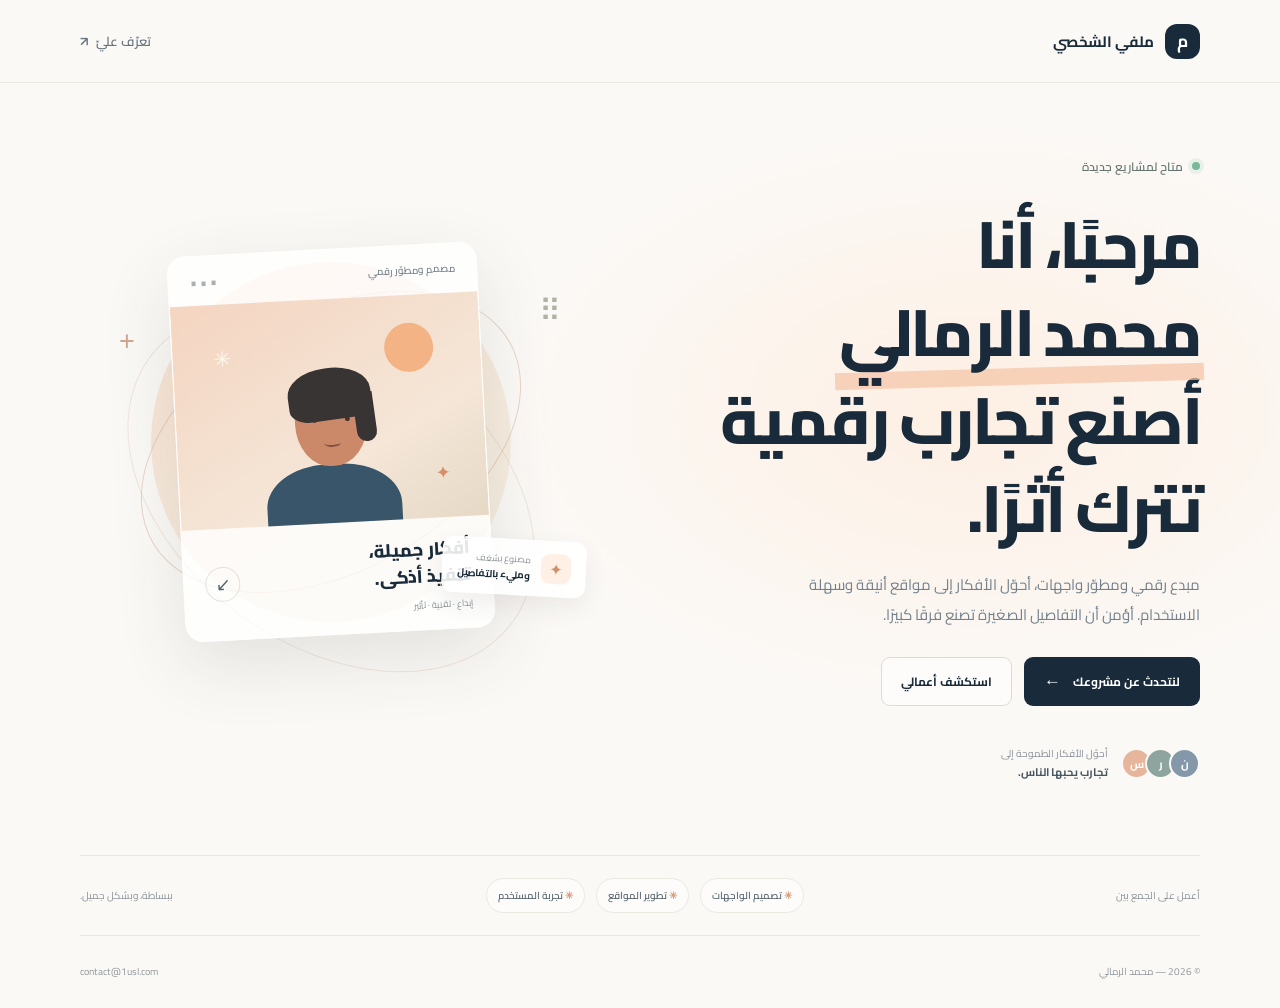
<file: index.html>
<!DOCTYPE html>
<html lang="ar" dir="rtl">
<head>
  <meta charset="UTF-8">
  <meta name="viewport" content="width=device-width, initial-scale=1.0">
  <meta name="description" content="الموقع الشخصي لمبدع رقمي ومطوّر واجهات، أشارك فيه نبذة عني وأعمالي.">
  <title>ملفي الشخصي | مبدع رقمي</title>
  <link rel="preconnect" href="https://fonts.googleapis.com">
  <link rel="preconnect" href="https://fonts.gstatic.com" crossorigin>
  <link href="https://fonts.googleapis.com/css2?family=Cairo:wght@400;500;600;700;800&display=swap" rel="stylesheet">
  <link rel="stylesheet" href="style.css">
</head>
<body>
  <header class="site-header">
    <nav class="nav container" aria-label="التنقل الرئيسي">
      <a class="brand" href="#" aria-label="العودة إلى الصفحة الرئيسية">
        <span class="brand-mark" aria-hidden="true">م</span>
        <span>ملفي الشخصي</span>
      </a>
      <a class="nav-link" href="about.html">تعرّف عليّ <span aria-hidden="true">↗</span></a>
    </nav>
  </header>

  <main>
    <section class="hero container" aria-labelledby="hero-title">
      <div class="hero-copy">
        <p class="eyebrow"><span class="status-dot" aria-hidden="true"></span> متاح لمشاريع جديدة</p>
        <h1 id="hero-title">مرحبًا، أنا <span class="highlight">محمد الرمالي</span><br>أصنع تجارب رقمية<br>تترك أثرًا.</h1>
        <p class="intro" id="about">
          مبدع رقمي ومطوّر واجهات، أحوّل الأفكار إلى مواقع أنيقة وسهلة الاستخدام.
          أؤمن أن التفاصيل الصغيرة تصنع فرقًا كبيرًا.
        </p>
        <div class="actions">
          <a class="button button-primary" href="mailto:hello@example.com">لنتحدث عن مشروعك <span aria-hidden="true">←</span></a>
          <a class="button button-secondary" href="#work">استكشف أعمالي</a>
        </div>
        <div class="social-proof">
          <div class="avatar-stack" aria-hidden="true">
            <span>س</span><span>ر</span><span>ن</span>
          </div>
          <p>أحوّل الأفكار الطموحة إلى<br><strong>تجارب يحبها الناس.</strong></p>
        </div>
      </div>

      <div class="hero-art" aria-label="بطاقة تعريفية إبداعية">
        <div class="art-glow" data-parallax="8"></div>
        <div class="orbit orbit-one" data-parallax="14"></div>
        <div class="orbit orbit-two" data-parallax="-10"></div>
        <div class="profile-card" data-parallax="5">
          <div class="card-top">
            <span class="card-label">مصمم ومطوّر رقمي</span>
            <span class="card-menu" aria-hidden="true">•••</span>
          </div>
          <div class="profile-illustration" aria-hidden="true">
            <div class="sun"></div>
            <div class="portrait">
              <div class="hair"></div>
              <div class="face">
                <span class="eye eye-one"></span>
                <span class="eye eye-two"></span>
                <span class="smile"></span>
              </div>
              <div class="shirt"></div>
            </div>
            <span class="sparkle sparkle-one">✳</span>
            <span class="sparkle sparkle-two">✦</span>
          </div>
          <div class="card-bottom">
            <div>
              <h2>أفكار جميلة،<br>تنفيذ أذكى.</h2>
              <p>إبداع · تقنية · تأثير</p>
            </div>
            <span class="card-arrow" aria-hidden="true">↙</span>
          </div>
        </div>
        <div class="floating-note" data-parallax="13"><span class="note-icon" aria-hidden="true">✦</span><span>مصنوع بشغف<br><strong>ومليء بالتفاصيل</strong></span></div>
        <span class="decor decor-plus" data-parallax="-16" aria-hidden="true">+</span>
        <span class="decor decor-dots" data-parallax="18" aria-hidden="true">⠿</span>
      </div>
    </section>

    <section class="work-strip container" id="work" aria-label="مجالات العمل">
      <p>أعمل على الجمع بين</p>
      <div class="work-tags">
        <span>✳ تصميم الواجهات</span>
        <span>✳ تطوير المواقع</span>
        <span>✳ تجربة المستخدم</span>
      </div>
      <span class="strip-note">ببساطة، وبشكل جميل.</span>
    </section>
  </main>

  <footer class="footer container">
    <span>© 2026 — محمد الرمالي</span>
    <a href="mailto:contact@1usl.com">contact@1usl.com</a>
  </footer>
  <script src="interactions.js"></script>
</body>
</html>
</file>
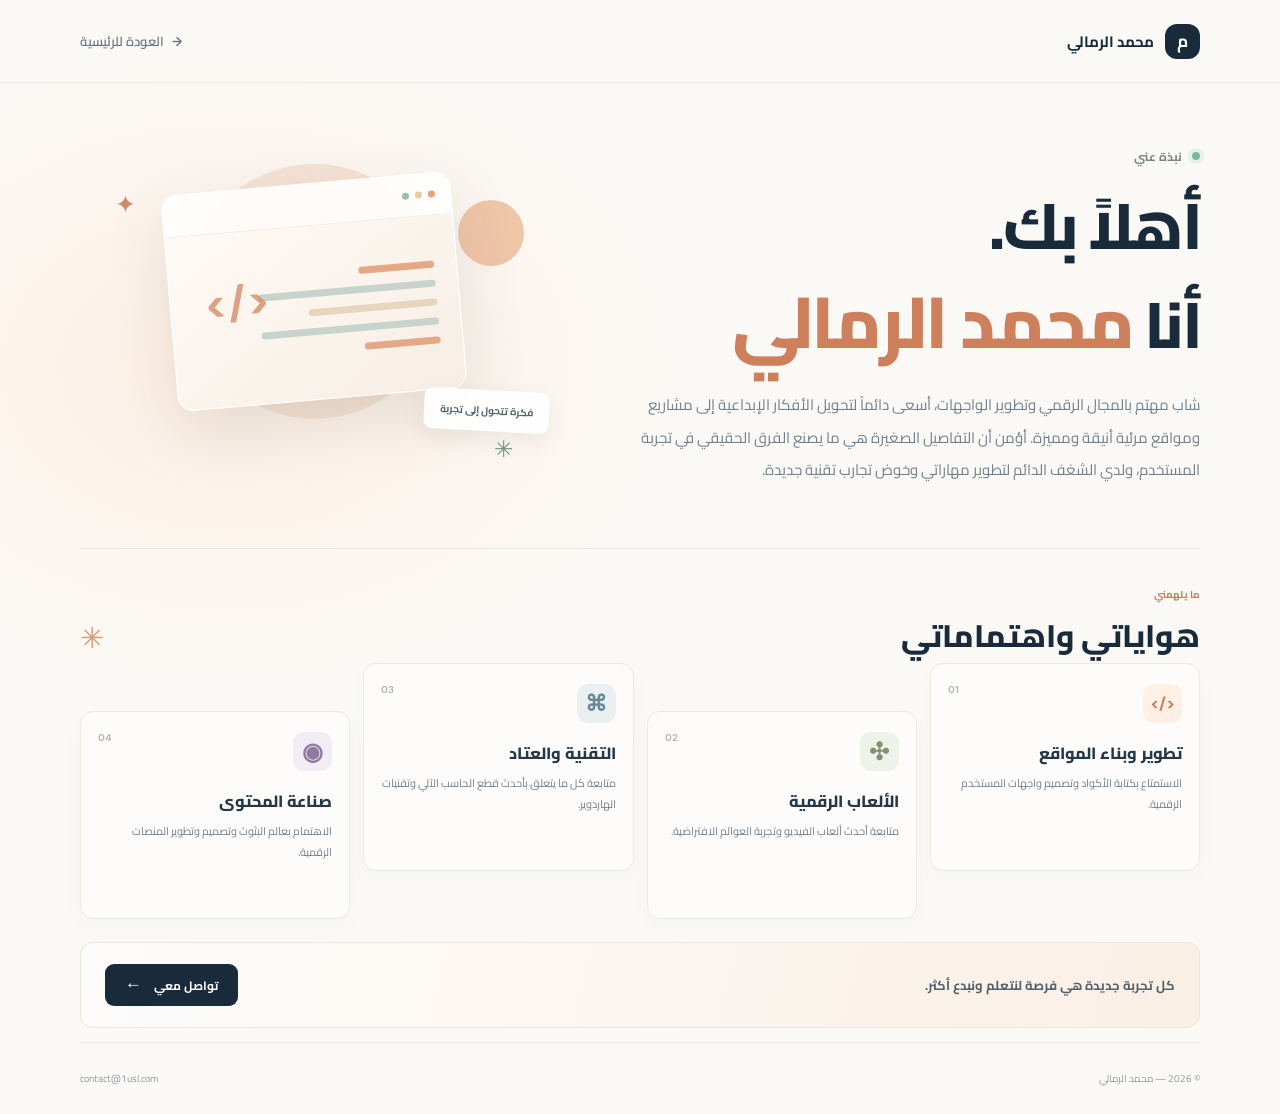
<file: about.html>
<!DOCTYPE html>
<html lang="ar" dir="rtl">
<head>
  <meta charset="UTF-8">
  <meta name="viewport" content="width=device-width, initial-scale=1.0">
  <meta name="description" content="تعرّف على محمد الرمالي واهتماماته في المجال الرقمي والتقنية.">
  <title>تعرّف عليّ | محمد الرمالي</title>
  <link rel="preconnect" href="https://fonts.googleapis.com">
  <link rel="preconnect" href="https://fonts.gstatic.com" crossorigin>
  <link href="https://fonts.googleapis.com/css2?family=Cairo:wght@400;500;600;700;800&display=swap" rel="stylesheet">
  <link rel="stylesheet" href="style.css">
  <link rel="stylesheet" href="about.css">
</head>
<body class="about-page">
  <header class="site-header">
    <nav class="nav container" aria-label="التنقل الرئيسي">
      <a class="brand" href="index.html">
        <span class="brand-mark" aria-hidden="true">م</span>
        <span>محمد الرمالي</span>
      </a>
      <a class="nav-link back-link" href="index.html"><span aria-hidden="true">→</span> العودة للرئيسية</a>
    </nav>
  </header>

  <main class="about-main container">
    <section class="about-intro" aria-labelledby="about-title">
      <div class="intro-copy">
        <p class="about-eyebrow"><span class="status-dot" aria-hidden="true"></span> نبذة عني</p>
        <h1 id="about-title">أهلاً بك.<br>أنا <strong>محمد الرمالي</strong></h1>
        <p class="about-description">
          شاب مهتم بالمجال الرقمي وتطوير الواجهات، أسعى دائماً لتحويل الأفكار الإبداعية إلى مشاريع ومواقع مرئية أنيقة ومميزة. أؤمن أن التفاصيل الصغيرة هي ما يصنع الفرق الحقيقي في تجربة المستخدم، ولدي الشغف الدائم لتطوير مهاراتي وخوض تجارب تقنية جديدة.
        </p>
      </div>
      <div class="intro-art" aria-label="تصميم تجريدي يرمز للإبداع الرقمي">
        <span class="art-orb art-orb-large" data-parallax="12"></span>
        <span class="art-orb art-orb-small" data-parallax="-18"></span>
        <div class="art-window" data-parallax="7">
          <div class="window-bar"><span></span><span></span><span></span></div>
          <div class="window-content">
            <span class="code-line code-line-short"></span>
            <span class="code-line code-line-long"></span>
            <span class="code-line code-line-medium"></span>
            <div class="code-bracket" aria-hidden="true">&lt;/&gt;</div>
            <span class="code-line code-line-long"></span>
            <span class="code-line code-line-short"></span>
          </div>
        </div>
        <span class="art-sparkle sparkle-top" data-parallax="22" aria-hidden="true">✦</span>
        <span class="art-sparkle sparkle-bottom" data-parallax="-12" aria-hidden="true">✳</span>
        <span class="art-label" data-parallax="15">فكرة تتحول إلى تجربة</span>
      </div>
    </section>

    <section class="interests" aria-labelledby="interests-title">
      <div class="section-heading">
        <div>
          <p class="section-kicker">ما يلهمني</p>
          <h2 id="interests-title">هواياتي واهتماماتي</h2>
        </div>
        <span class="heading-mark" aria-hidden="true">✳</span>
      </div>
      <div class="interest-grid">
        <article class="interest-card" data-parallax="4">
          <span class="interest-number">01</span>
          <span class="interest-icon" aria-hidden="true">&lt;/&gt;</span>
          <h3><strong>تطوير وبناء المواقع</strong></h3>
          <p>الاستمتاع بكتابة الأكواد وتصميم واجهات المستخدم الرقمية.</p>
        </article>
        <article class="interest-card" data-parallax="-4">
          <span class="interest-number">02</span>
          <span class="interest-icon game-icon" aria-hidden="true">✣</span>
          <h3><strong>الألعاب الرقمية</strong></h3>
          <p>متابعة أحدث ألعاب الفيديو وتجربة العوالم الافتراضية.</p>
        </article>
        <article class="interest-card" data-parallax="5">
          <span class="interest-number">03</span>
          <span class="interest-icon hardware-icon" aria-hidden="true">⌘</span>
          <h3><strong>التقنية والعتاد</strong></h3>
          <p>متابعة كل ما يتعلق بأحدث قطع الحاسب الآلي وتقنيات الهاردوير.</p>
        </article>
        <article class="interest-card" data-parallax="-5">
          <span class="interest-number">04</span>
          <span class="interest-icon content-icon" aria-hidden="true">◉</span>
          <h3><strong>صناعة المحتوى</strong></h3>
          <p>الاهتمام بعالم البثوث وتصميم وتطوير المنصات الرقمية.</p>
        </article>
      </div>
    </section>

    <section class="about-cta" aria-label="التواصل">
      <p>كل تجربة جديدة هي فرصة لنتعلم ونبدع أكثر.</p>
      <a class="button button-primary" href="mailto:contact@1usl.com">تواصل معي <span aria-hidden="true">←</span></a>
    </section>
  </main>

  <footer class="footer container">
    <span>© 2026 — محمد الرمالي</span>
    <a href="mailto:contact@1usl.com">contact@1usl.com</a>
  </footer>
  <script src="interactions.js"></script>
</body>
</html>
</file>
<file: style.css>
@import url("https://fonts.googleapis.com/css2?family=DM+Sans:wght@400;500;600;700;800&display=swap");

:root {
  color-scheme: light;
  --ink: #192b3a;
  --muted: #71808c;
  --accent: #f2a77e;
  --paper: #fbf9f6;
  --line: #e9e5df;
}

* {
  box-sizing: border-box;
}

html {
  scroll-behavior: smooth;
}

body {
  margin: 0;
  background:
    radial-gradient(ellipse at 76% 41%, rgba(255, 232, 214, 0.58), transparent 34%),
    var(--paper);
  color: var(--ink);
  font-family: "Cairo", "DM Sans", sans-serif;
  -webkit-font-smoothing: antialiased;
}

a {
  color: inherit;
  text-decoration: none;
}

.container {
  width: min(1120px, calc(100% - 64px));
  margin-inline: auto;
}

.site-header {
  border-bottom: 1px solid rgba(233, 229, 223, 0.8);
}

.nav {
  display: flex;
  min-height: 82px;
  align-items: center;
  justify-content: space-between;
}

.brand {
  display: inline-flex;
  align-items: center;
  gap: 11px;
  font-size: 15px;
  font-weight: 700;
}

.brand-mark {
  display: grid;
  width: 35px;
  height: 35px;
  place-items: center;
  border-radius: 12px;
  background: var(--ink);
  color: #fff;
  font-size: 17px;
}

.nav-link {
  color: #65737d;
  font-size: 13px;
  font-weight: 600;
  transition: color 180ms ease;
}

.nav-link:hover,
.footer a:hover {
  color: #d57d54;
}

.nav-link span {
  margin-inline-start: 5px;
}

.hero {
  display: grid;
  min-height: 590px;
  grid-template-columns: 1.05fr 0.95fr;
  align-items: center;
  gap: 62px;
  padding-block: 66px 72px;
}

.hero-copy {
  position: relative;
  z-index: 1;
}

.eyebrow {
  display: inline-flex;
  align-items: center;
  gap: 9px;
  margin: 0 0 22px;
  color: #64736f;
  font-size: 12px;
  font-weight: 600;
}

.status-dot {
  width: 8px;
  height: 8px;
  border-radius: 50%;
  background: #79b99b;
  box-shadow: 0 0 0 4px rgba(121, 185, 155, 0.14);
}

h1 {
  margin: 0;
  font-size: clamp(42px, 5.1vw, 66px);
  font-weight: 800;
  letter-spacing: -2.6px;
  line-height: 1.35;
}

.highlight {
  position: relative;
  z-index: 0;
  white-space: nowrap;
}

.highlight::after {
  position: absolute;
  z-index: -1;
  right: -4px;
  bottom: 8px;
  left: -4px;
  height: 17px;
  background: #f5c4a6;
  content: "";
  opacity: 0.7;
  transform: rotate(-1.6deg);
}

.intro {
  max-width: 445px;
  margin: 18px 0 27px;
  color: var(--muted);
  font-size: 15px;
  line-height: 2;
}

.actions {
  display: flex;
  flex-wrap: wrap;
  align-items: center;
  gap: 12px;
}

.button {
  display: inline-flex;
  min-height: 49px;
  align-items: center;
  justify-content: center;
  gap: 12px;
  padding: 0 19px;
  border: 1px solid transparent;
  border-radius: 9px;
  font-size: 12px;
  font-weight: 700;
  transition: transform 180ms ease, background-color 180ms ease, border-color 180ms ease;
}

.button:hover {
  transform: translateY(-2px);
}

.button-primary {
  background: var(--ink);
  color: #fff;
}

.button-primary:hover {
  background: #294253;
}

.button-primary span {
  font-family: Arial, sans-serif;
  font-size: 17px;
}

.button-secondary {
  border-color: #dedbd5;
  background: rgba(255, 255, 255, 0.6);
  color: var(--ink);
}

.button-secondary:hover {
  border-color: #c9b6a8;
  background: #fff;
}

.social-proof {
  display: flex;
  align-items: center;
  gap: 13px;
  margin-top: 39px;
}

.avatar-stack {
  display: flex;
  direction: ltr;
  padding-inline-start: 7px;
}

.avatar-stack span {
  display: grid;
  width: 31px;
  height: 31px;
  place-items: center;
  margin-inline-start: -7px;
  border: 2px solid var(--paper);
  border-radius: 50%;
  background: #e7b59b;
  color: #fff;
  font-size: 11px;
  font-weight: 700;
}

.avatar-stack span:nth-child(2) {
  background: #8da59e;
}

.avatar-stack span:nth-child(3) {
  background: #8498aa;
}

.social-proof p {
  margin: 0;
  color: #88919a;
  font-size: 10px;
  line-height: 1.8;
}

.social-proof strong {
  color: #465662;
  font-size: 11px;
}

.hero-art {
  position: relative;
  display: grid;
  min-height: 430px;
  place-items: center;
  isolation: isolate;
}

.art-glow {
  position: absolute;
  z-index: -2;
  width: 360px;
  height: 360px;
  border-radius: 50%;
  background: linear-gradient(145deg, #f9d9c4, #f4e9d8 70%);
  opacity: 0.72;
}

.orbit {
  position: absolute;
  z-index: -1;
  width: 410px;
  height: 260px;
  border: 1px solid rgba(207, 168, 142, 0.45);
  border-radius: 50%;
  transform: rotate(-29deg);
}

.orbit-two {
  width: 450px;
  height: 310px;
  border-color: rgba(207, 168, 142, 0.25);
  transform: rotate(36deg);
}

.profile-card {
  width: min(310px, 78vw);
  overflow: hidden;
  border: 1px solid rgba(255, 255, 255, 0.82);
  border-radius: 18px;
  background: rgba(255, 255, 255, 0.76);
  box-shadow: 0 24px 70px rgba(61, 54, 46, 0.12);
  transform: rotate(-3deg);
}

.card-top,
.card-bottom {
  display: flex;
  align-items: center;
  justify-content: space-between;
  padding-inline: 21px;
}

.card-top {
  height: 49px;
  color: #78838c;
}

.card-label {
  font-size: 10px;
  font-weight: 600;
}

.card-menu {
  color: #aab0b1;
  letter-spacing: 2px;
}

.profile-illustration {
  position: relative;
  display: grid;
  height: 224px;
  overflow: hidden;
  place-items: end center;
  background: linear-gradient(150deg, #f4d5c1, #f5e6d7 66%, #e5d9c6);
}

.sun {
  position: absolute;
  top: 28px;
  right: 47px;
  width: 49px;
  height: 49px;
  border-radius: 50%;
  background: #f4b385;
}

.portrait {
  position: relative;
  width: 148px;
  height: 184px;
}

.face {
  position: absolute;
  z-index: 2;
  top: 36px;
  left: 39px;
  width: 72px;
  height: 91px;
  border-radius: 43% 43% 47% 47%;
  background: #cb8969;
}

.hair {
  position: absolute;
  z-index: 3;
  top: 29px;
  left: 33px;
  width: 83px;
  height: 52px;
  border-radius: 47% 49% 20% 26%;
  background: #373433;
  transform: rotate(-5deg);
}

.hair::after {
  position: absolute;
  top: 29px;
  right: -1px;
  width: 20px;
  height: 49px;
  border-radius: 0 0 12px 12px;
  background: #373433;
  content: "";
}

.eye {
  position: absolute;
  top: 42px;
  width: 5px;
  height: 5px;
  border-radius: 50%;
  background: #433631;
}

.eye-one {
  left: 17px;
}

.eye-two {
  right: 17px;
}

.smile {
  position: absolute;
  bottom: 19px;
  left: 28px;
  width: 17px;
  height: 8px;
  border-bottom: 2px solid #824f44;
  border-radius: 50%;
}

.shirt {
  position: absolute;
  bottom: -34px;
  left: 7px;
  width: 135px;
  height: 93px;
  border-radius: 45% 45% 8px 8px;
  background: #38556a;
}

.sparkle {
  position: absolute;
  color: #fff8ec;
}

.sparkle-one {
  top: 35px;
  left: 41px;
  font-size: 21px;
}

.sparkle-two {
  right: 36px;
  bottom: 29px;
  color: #d88d68;
  font-size: 18px;
}

.card-bottom {
  min-height: 111px;
  padding-block: 14px;
}

.card-bottom h2 {
  margin: 0;
  font-size: 18px;
  font-weight: 800;
  line-height: 1.5;
}

.card-bottom p {
  margin: 7px 0 0;
  color: #879096;
  font-size: 9px;
}

.card-arrow {
  display: grid;
  width: 35px;
  height: 35px;
  place-items: center;
  border: 1px solid #e6e1da;
  border-radius: 50%;
  color: #596874;
  font-family: Arial, sans-serif;
  font-size: 18px;
}

.floating-note {
  position: absolute;
  right: -3px;
  bottom: 62px;
  display: flex;
  align-items: center;
  gap: 10px;
  padding: 11px 14px;
  border: 1px solid rgba(255, 255, 255, 0.9);
  border-radius: 11px;
  background: rgba(255, 255, 255, 0.88);
  box-shadow: 0 10px 25px rgba(61, 54, 46, 0.08);
  color: #879096;
  font-size: 9px;
  line-height: 1.7;
  transform: rotate(3deg);
}

.floating-note strong {
  color: var(--ink);
  font-size: 10px;
}

.note-icon {
  display: grid;
  width: 30px;
  height: 30px;
  place-items: center;
  border-radius: 9px;
  background: #fff0e5;
  color: #d58e69;
  font-size: 16px;
}

.decor {
  position: absolute;
  color: #c48d70;
  opacity: 0.78;
}

.decor-plus {
  top: 51px;
  left: 39px;
  font-family: Arial, sans-serif;
  font-size: 27px;
}

.decor-dots {
  right: 22px;
  top: 55px;
  color: #9b9f8f;
  font-size: 30px;
}

.work-strip {
  display: flex;
  min-height: 81px;
  align-items: center;
  gap: 24px;
  padding-block: 17px;
  border-top: 1px solid var(--line);
  border-bottom: 1px solid var(--line);
}

.work-strip > p,
.strip-note {
  margin: 0;
  color: #89939a;
  font-size: 10px;
  white-space: nowrap;
}

.work-tags {
  display: flex;
  flex: 1;
  flex-wrap: wrap;
  justify-content: center;
  gap: 11px;
}

.work-tags span {
  padding: 7px 11px;
  border: 1px solid #ece8e2;
  border-radius: 20px;
  background: rgba(255, 255, 255, 0.5);
  color: #57656e;
  font-size: 10px;
  font-weight: 600;
}

.work-tags span::first-letter {
  color: #d79a79;
}

.footer {
  display: flex;
  min-height: 72px;
  align-items: center;
  justify-content: space-between;
  color: #92999d;
  font-size: 10px;
}

.footer a {
  direction: ltr;
  transition: color 180ms ease;
}

@media (max-width: 800px) {
  .container {
    width: min(100% - 40px, 620px);
  }

  .hero {
    min-height: auto;
    grid-template-columns: 1fr;
    gap: 20px;
    padding-block: 53px 40px;
  }

  .hero-copy {
    text-align: center;
  }

  .intro {
    margin-inline: auto;
  }

  .actions,
  .social-proof {
    justify-content: center;
  }

  .social-proof {
    margin-top: 27px;
  }

  .hero-art {
    min-height: 390px;
  }

  .work-strip {
    flex-wrap: wrap;
    justify-content: center;
    gap: 13px;
    padding-block: 20px;
  }

  .work-tags {
    flex-basis: 100%;
    order: 1;
  }

  .hero-art {
    min-height: 330px;
  }

  .art-glow {
    width: 270px;
    height: 270px;
  }

  .orbit {
    width: 340px;
    height: 220px;
  }

  .orbit-two {
    width: 370px;
    height: 250px;
  }
}

@media (max-width: 480px) {
  .container {
    width: calc(100% - 36px);
  }

  .nav {
    min-height: 70px;
  }

  h1 {
    font-size: clamp(37px, 10vw, 48px);
    letter-spacing: -1.6px;
  }

  .intro {
    font-size: 13px;
  }

  .button {
    min-height: 46px;
    padding-inline: 14px;
    font-size: 11px;
  }

  .hero-art {
    min-height: 285px;
  }

  .art-glow {
    width: 215px;
    height: 215px;
  }

  .orbit {
    width: 275px;
    height: 175px;
  }

  .orbit-two {
    width: 300px;
    height: 205px;
  }

  .profile-card {
    width: min(260px, 74vw);
  }

  .floating-note {
    right: -2px;
    bottom: 19px;
    padding: 8px 10px;
    font-size: 8px;
  }

  .floating-note strong {
    font-size: 9px;
  }

  .decor-plus {
    left: 4px;
    top: 31px;
    font-size: 21px;
  }

  .decor-dots {
    right: 0;
    top: 31px;
    font-size: 24px;
  }

  .footer {
    min-height: 62px;
  }
}

@media (prefers-reduced-motion: reduce) {
  *,
  *::before,
  *::after {
    scroll-behavior: auto !important;
    transition-duration: 0.01ms !important;
  }
}
</file>
<file: about.css>
.about-page {
  background:
    radial-gradient(ellipse at 18% 33%, rgba(255, 232, 214, 0.58), transparent 31%),
    var(--paper);
}

.back-link {
  display: inline-flex;
  align-items: center;
  gap: 8px;
}

.about-main {
  padding-top: 55px;
}

.about-intro {
  display: grid;
  min-height: 410px;
  grid-template-columns: 1.12fr 0.88fr;
  align-items: center;
  gap: 55px;
  padding-bottom: 55px;
}

.intro-copy {
  max-width: 590px;
}

.about-eyebrow,
.section-kicker {
  margin: 0 0 13px;
  color: #78857f;
  font-size: 12px;
  font-weight: 700;
}

.about-eyebrow {
  display: flex;
  align-items: center;
  gap: 10px;
}

.about-intro h1 {
  font-size: clamp(42px, 5.1vw, 64px);
  line-height: 1.42;
}

.about-intro h1 strong {
  color: #ce805c;
  font-size: 1.12em;
  font-weight: 800;
}

.about-description {
  max-width: 570px;
  margin: 16px 0 0;
  color: var(--muted);
  font-size: 15px;
  line-height: 2.15;
}

.intro-art {
  position: relative;
  display: grid;
  min-height: 350px;
  place-items: center;
  isolation: isolate;
}

.art-orb {
  position: absolute;
  z-index: -1;
  border-radius: 50%;
  background: #f4dfcf;
}

.art-orb-large {
  width: 255px;
  height: 255px;
  opacity: 0.82;
}

.art-orb-small {
  top: 35px;
  right: 25px;
  width: 66px;
  height: 66px;
  background: #edb692;
  opacity: 0.75;
}

.art-window {
  width: min(290px, 78vw);
  overflow: hidden;
  border: 1px solid rgba(255, 255, 255, 0.9);
  border-radius: 16px;
  background: rgba(255, 255, 255, 0.84);
  box-shadow: 0 23px 65px rgba(61, 54, 46, 0.12);
  transform: rotate(-5deg);
}

.window-bar {
  display: flex;
  height: 42px;
  align-items: center;
  gap: 6px;
  padding-inline: 15px;
  border-bottom: 1px solid #f0ece6;
}

.window-bar span {
  width: 7px;
  height: 7px;
  border-radius: 50%;
  background: #e7a17d;
}

.window-bar span:nth-child(2) {
  background: #e9cc9d;
}

.window-bar span:nth-child(3) {
  background: #9fbdad;
}

.window-content {
  position: relative;
  display: flex;
  min-height: 173px;
  flex-direction: column;
  justify-content: center;
  gap: 12px;
  padding: 25px 22px;
  background: linear-gradient(145deg, #fffaf5, #f7eee5);
}

.code-line {
  display: block;
  height: 7px;
  border-radius: 8px;
  background: #c8d3ce;
}

.code-line-short {
  width: 31%;
  background: #e4a886;
}

.code-line-long {
  width: 73%;
}

.code-line-medium {
  width: 53%;
  background: #e8d5bd;
}

.code-bracket {
  position: absolute;
  top: 42px;
  left: 33px;
  color: #d48c67;
  font-family: "DM Sans", sans-serif;
  font-size: 42px;
  font-weight: 800;
  opacity: 0.8;
}

.art-sparkle {
  position: absolute;
  color: #cf8a67;
}

.sparkle-top {
  top: 63px;
  left: 35px;
  font-size: 25px;
}

.sparkle-bottom {
  right: 36px;
  bottom: 45px;
  color: #78968b;
  font-size: 23px;
}

.art-label {
  position: absolute;
  right: 0;
  bottom: 36px;
  padding: 10px 15px;
  border: 1px solid rgba(255, 255, 255, 0.85);
  border-radius: 9px;
  background: rgba(255, 255, 255, 0.9);
  box-shadow: 0 8px 25px rgba(61, 54, 46, 0.08);
  color: #52636a;
  font-size: 10px;
  font-weight: 700;
  transform: rotate(3deg);
}

.interests {
  padding-block: 36px 47px;
  border-top: 1px solid var(--line);
}

.section-heading {
  display: flex;
  align-items: end;
  justify-content: space-between;
  margin-bottom: 22px;
}

.section-kicker {
  margin-bottom: 3px;
  color: #bd8062;
  font-size: 10px;
}

.section-heading h2 {
  margin: 0;
  font-size: clamp(23px, 3vw, 31px);
  font-weight: 800;
}

.heading-mark {
  color: #d79c7b;
  font-size: 29px;
}

.interest-grid {
  display: grid;
  grid-template-columns: repeat(4, minmax(0, 1fr));
  gap: 13px;
}

.interest-card {
  position: relative;
  min-height: 208px;
  padding: 20px 17px 18px;
  border: 1px solid #ece8e2;
  border-radius: 13px;
  background: rgba(255, 255, 255, 0.62);
  box-shadow: 0 8px 22px rgba(61, 54, 46, 0.025);
  transition: border-color 180ms ease, background-color 180ms ease, translate 180ms ease;
}

.interest-card:hover {
  translate: 0 -5px;
  border-color: #e6cbb8;
  background: #fff;
}

.interest-number {
  position: absolute;
  top: 19px;
  left: 17px;
  color: #b6b8b2;
  direction: ltr;
  font-family: "DM Sans", sans-serif;
  font-size: 10px;
  font-weight: 700;
}

.interest-icon {
  display: grid;
  width: 39px;
  height: 39px;
  place-items: center;
  border-radius: 11px;
  background: #fff0e6;
  color: #ca8059;
  font-family: "DM Sans", sans-serif;
  font-size: 16px;
  font-weight: 800;
}

.game-icon {
  background: #eef2e9;
  color: #829172;
  font-size: 24px;
}

.hardware-icon {
  background: #eaf0f2;
  color: #6c8998;
  font-size: 22px;
}

.content-icon {
  background: #f2edf5;
  color: #927ba1;
  font-size: 24px;
}

.interest-card h3 {
  margin: 15px 0 5px;
  font-size: 14px;
  font-weight: 700;
}

.interest-card h3 strong {
  color: #243847;
  font-size: 1.16em;
  font-weight: 800;
}

.interest-card p {
  margin: 0;
  color: var(--muted);
  font-size: 11px;
  line-height: 1.9;
}

.about-cta {
  display: flex;
  align-items: center;
  justify-content: space-between;
  gap: 20px;
  margin-bottom: 14px;
  padding: 21px 24px;
  border: 1px solid #eee5dc;
  border-radius: 13px;
  background: linear-gradient(105deg, rgba(255, 255, 255, 0.6), rgba(250, 235, 222, 0.72));
}

.about-cta p {
  margin: 0;
  color: #52616a;
  font-size: 13px;
  font-weight: 700;
}

.about-cta .button {
  min-height: 42px;
}

.about-page .footer {
  border-top: 1px solid var(--line);
}

[data-parallax] {
  transition: translate 180ms ease-out;
}

@media (max-width: 800px) {
  .about-main {
    padding-top: 36px;
  }

  .about-intro {
    grid-template-columns: 1fr;
    gap: 8px;
    padding-bottom: 32px;
  }

  .intro-copy {
    text-align: center;
    margin-inline: auto;
  }

  .about-eyebrow {
    justify-content: center;
  }

  .about-description {
    margin-inline: auto;
  }

  .intro-art {
    min-height: 310px;
  }

  .interest-grid {
    grid-template-columns: repeat(2, minmax(0, 1fr));
  }
}

@media (max-width: 480px) {
  .about-main {
    padding-top: 29px;
  }

  .about-intro h1 {
    font-size: clamp(38px, 11vw, 48px);
    letter-spacing: -1.7px;
  }

  .about-description {
    font-size: 13px;
  }

  .intro-art {
    min-height: 235px;
  }

  .art-orb-large {
    width: 180px;
    height: 180px;
  }

  .art-orb-small {
    top: 21px;
    right: 37px;
    width: 47px;
    height: 47px;
  }

  .art-window {
    width: min(245px, 72vw);
  }

  .window-bar {
    height: 34px;
  }

  .window-content {
    min-height: 145px;
    gap: 10px;
    padding: 19px 18px;
  }

  .code-bracket {
    top: 37px;
    left: 27px;
    font-size: 34px;
  }

  .sparkle-top {
    top: 43px;
    left: 27px;
    font-size: 20px;
  }

  .sparkle-bottom {
    right: 30px;
    bottom: 31px;
    font-size: 19px;
  }

  .art-label {
    right: 5px;
    bottom: 20px;
    padding: 8px 11px;
  }

  .interest-grid {
    gap: 9px;
  }

  .interest-card {
    min-height: 207px;
    padding: 16px 13px;
  }

  .interest-card h3 {
    font-size: 13px;
  }

  .interest-card p {
    font-size: 10px;
  }

  .about-cta {
    align-items: flex-start;
    flex-direction: column;
  }
}

@media (prefers-reduced-motion: reduce) {
  .interest-card,
  [data-parallax] {
    transition: none;
  }
}
</file>
